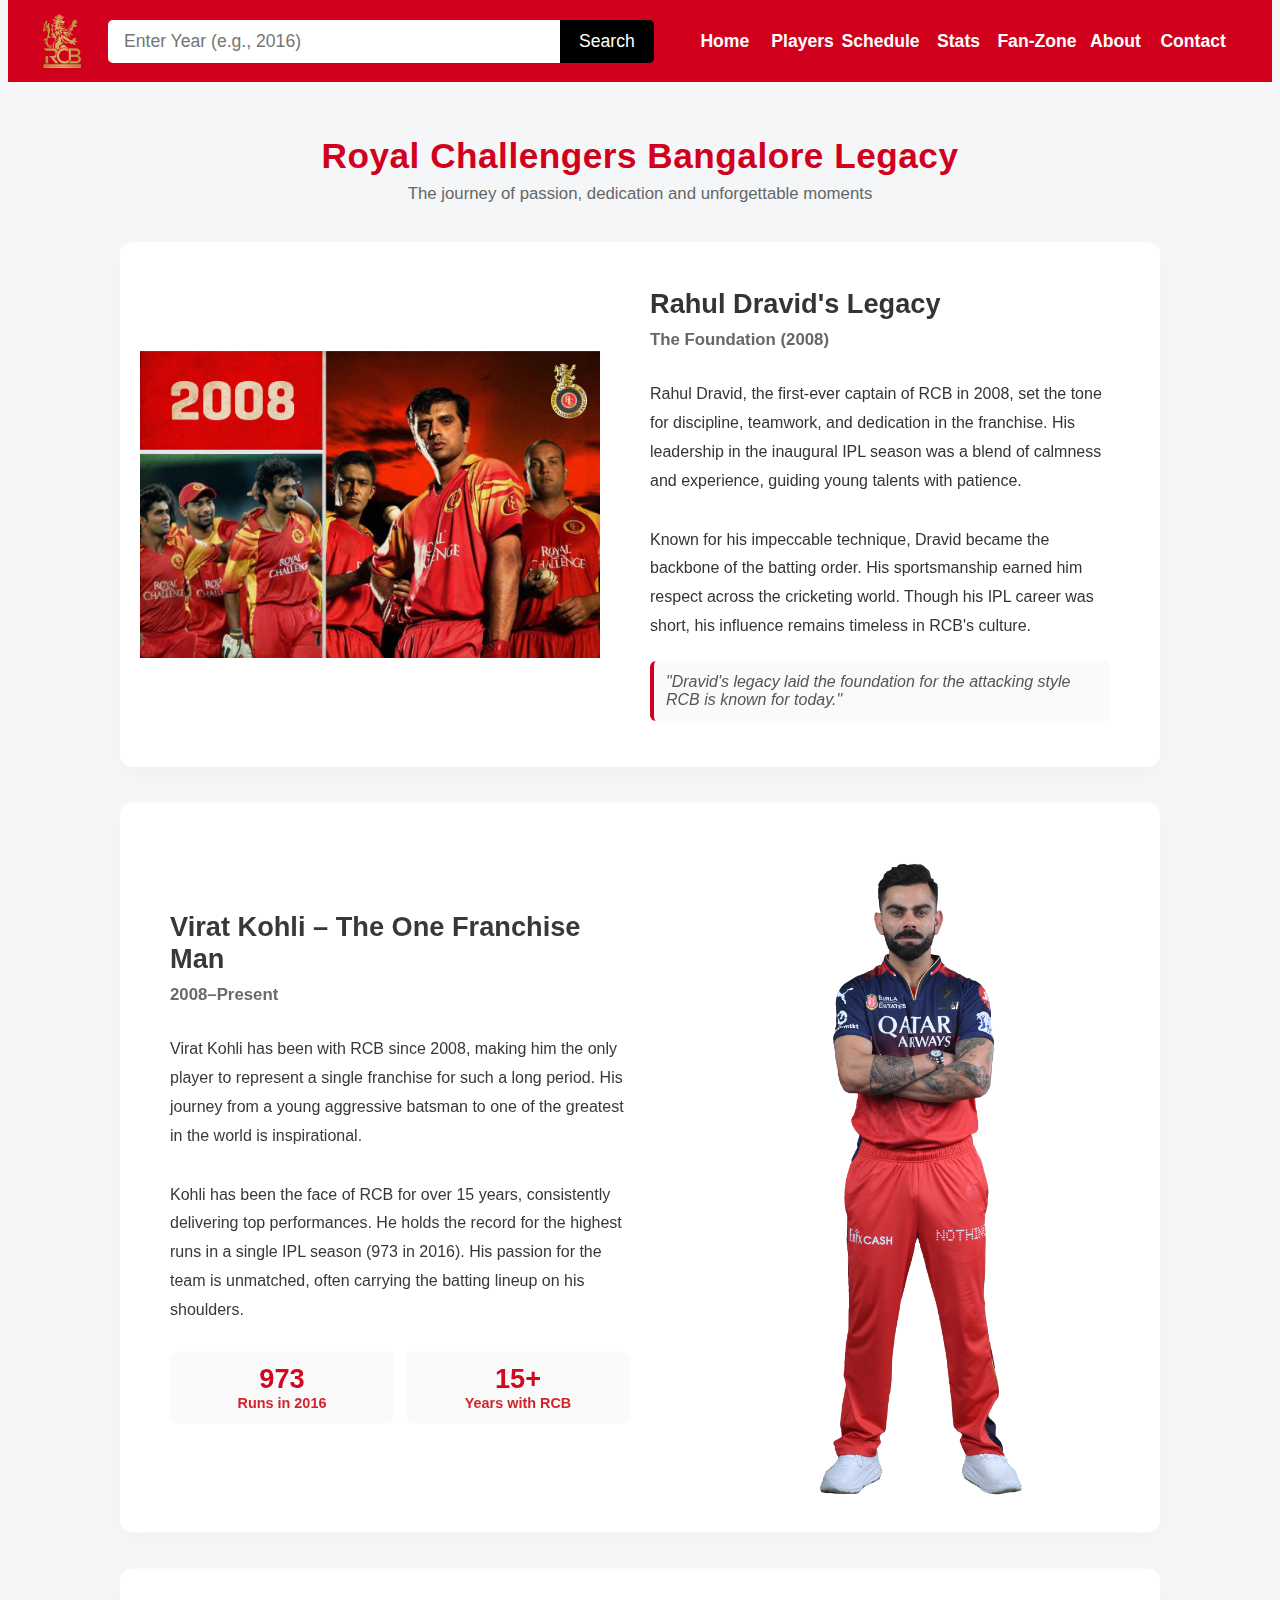
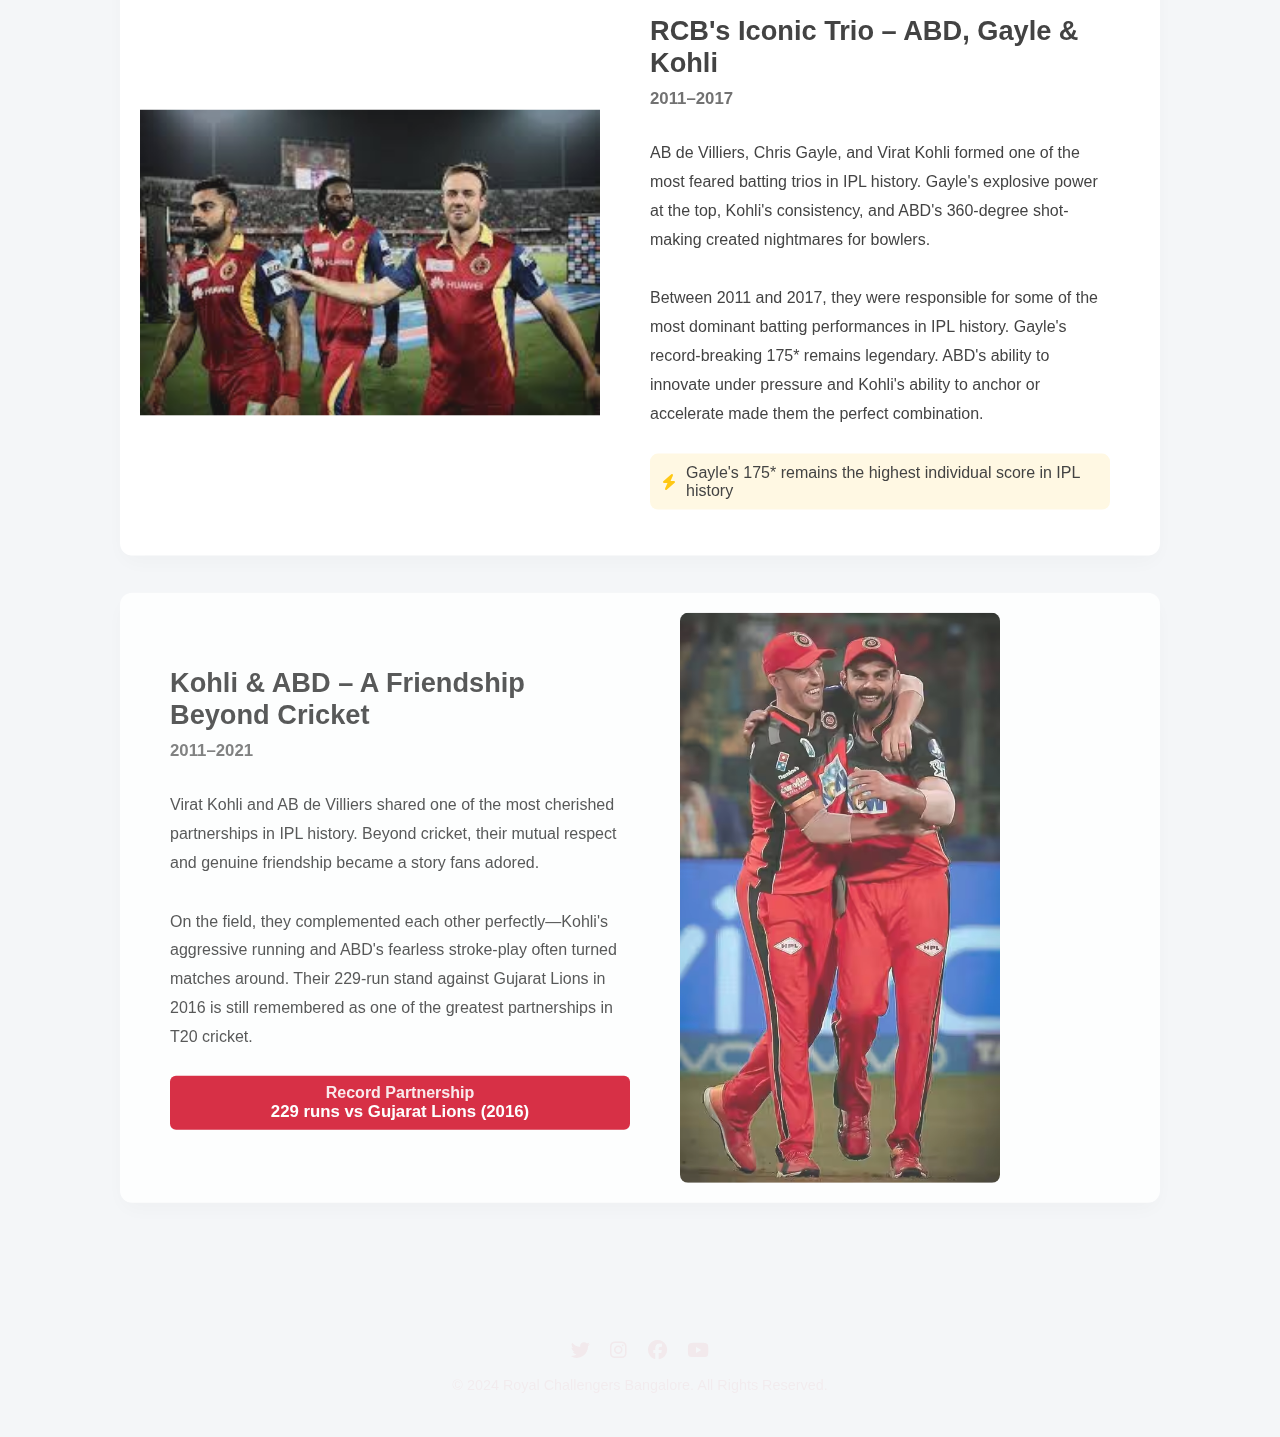
<file: about.html>
<!DOCTYPE html>
<html lang="en">
<head>
  <meta charset="utf-8" />
  <meta name="viewport" content="width=device-width, initial-scale=1" />
  <title>About RCB</title>

  <!-- Font-Awesome (icons) -->
  <link rel="stylesheet" href="https://cdnjs.cloudflare.com/ajax/libs/font-awesome/6.4.0/css/all.min.css">

  <!-- Your stylesheet -->
  <link rel="stylesheet" href="about.css">

  <!-- GSAP (animations) -->
  <script src="https://cdnjs.cloudflare.com/ajax/libs/gsap/3.12.2/gsap.min.js" defer></script>

  <!-- Page script -->
  <script src="about.js" defer></script>
</head>
<body>
  <!-- Header -->
    <header class="header">
        <img src="rcb-logo-png_seeklogo-531612.png" alt="RCB Logo" class="logo" />

        <div class="search-container">
            <input type="text" id="yearInput" placeholder="Enter Year (e.g., 2016)" />
            <button onclick="searchPlayer()">Search</button>
        </div>

        <nav class="navbar">
            <a href="home.html" class="nav-link">Home</a>
            <a href="players.html" class="nav-link">Players</a>
            <a href="schedule.html" class="nav-link">Schedule</a>
            <a href="stats.html" class="nav-link">Stats</a>
            <a href="fan.html" class="nav-link">Fan-Zone</a>
            <a href="about.html" class="nav-link">About</a>
            <a href="contact.html" class="nav-link">Contact</a>
        </nav>
    </header>
    <div id="yearResultsContainer" class="year-results-container"></div>

  <!-- Main -->
  <main class="about-section" id="mainContent">
    <div class="container about-header">
      <h1>Royal Challengers Bangalore Legacy</h1>
      <p class="lead">The journey of passion, dedication and unforgettable moments</p>
    </div>

    <div class="container about-content">
      <!-- Rahul Dravid -->
      <article class="about-card" id="dravid">
        <div class="card-image">
          <img src="rahuldravid old image.jpg" alt="Rahul Dravid" loading="lazy">
        </div>
        <div class="card-text">
          <h2><span class="rcb-red">Rahul Dravid's</span> Legacy</h2>
          <div class="card-subtitle">The Foundation (2008)</div>
          <p>Rahul Dravid, the first-ever captain of RCB in 2008, set the tone for discipline, teamwork, and dedication in the franchise. His leadership in the inaugural IPL season was a blend of calmness and experience, guiding young talents with patience.</p>
          <p>Known for his impeccable technique, Dravid became the backbone of the batting order. His sportsmanship earned him respect across the cricketing world. Though his IPL career was short, his influence remains timeless in RCB's culture.</p>
          <div class="highlight-quote">"Dravid's legacy laid the foundation for the attacking style RCB is known for today."</div>
        </div>
      </article>

      <!-- Virat Kohli -->
      <article class="about-card reverse" id="kohli">
        <div class="card-image">
          <img src="fullvk (2)_0 (1).png" alt="Virat Kohli" loading="lazy">
        </div>
        <div class="card-text">
          <h2><span class="rcb-red">Virat Kohli</span> – The One Franchise Man</h2>
          <div class="card-subtitle">2008–Present</div>
          <p>Virat Kohli has been with RCB since 2008, making him the only player to represent a single franchise for such a long period. His journey from a young aggressive batsman to one of the greatest in the world is inspirational.</p>
          <p>Kohli has been the face of RCB for over 15 years, consistently delivering top performances. He holds the record for the highest runs in a single IPL season (973 in 2016). His passion for the team is unmatched, often carrying the batting lineup on his shoulders.</p>

          <div class="stats-container">
            <div class="stat-box">
              <div class="stat-number">973</div>
              <div class="stat-label">Runs in 2016</div>
            </div>
            <div class="stat-box">
              <div class="stat-number">15+</div>
              <div class="stat-label">Years with RCB</div>
            </div>
          </div>
        </div>
      </article>

      <!-- Iconic Trio -->
      <article class="about-card" id="iconic-trio">
        <div class="card-image">
          <img src="AVC.jpeg" alt="AB de Villiers, Chris Gayle and Virat Kohli" loading="lazy">
        </div>
        <div class="card-text">
          <h2>RCB's <span class="rcb-red">Iconic Trio</span> – ABD, Gayle & Kohli</h2>
          <div class="card-subtitle">2011–2017</div>
          <p>AB de Villiers, Chris Gayle, and Virat Kohli formed one of the most feared batting trios in IPL history. Gayle's explosive power at the top, Kohli's consistency, and ABD's 360-degree shot-making created nightmares for bowlers.</p>
          <p>Between 2011 and 2017, they were responsible for some of the most dominant batting performances in IPL history. Gayle's record-breaking 175* remains legendary. ABD's ability to innovate under pressure and Kohli's ability to anchor or accelerate made them the perfect combination.</p>

          <div class="highlight-box">
            <i class="fas fa-bolt"></i>
            <span>Gayle's 175* remains the highest individual score in IPL history</span>
          </div>
        </div>
      </article>

      <!-- Kohli & ABD -->
    <article class="about-card reverse" id="kohli-abd">
  <div class="card-image small-img">
    <img src="ABD_vk.avif" alt="AB de Villiers and Virat Kohli" loading="lazy">
  </div>
  <div class="card-text">
    <h2><span class="rcb-red">Kohli & ABD</span> – A Friendship Beyond Cricket</h2>
    <div class="card-subtitle">2011–2021</div>
    <p>Virat Kohli and AB de Villiers shared one of the most cherished partnerships in IPL history. Beyond cricket, their mutual respect and genuine friendship became a story fans adored.</p>
    <p>On the field, they complemented each other perfectly—Kohli's aggressive running and ABD's fearless stroke-play often turned matches around. Their 229-run stand against Gujarat Lions in 2016 is still remembered as one of the greatest partnerships in T20 cricket.</p>

    <div class="record-box">
      <div class="record-title">Record Partnership</div>
      <div class="record-details">229 runs vs Gujarat Lions (2016)</div>
    </div>
  </div>
</article>

    </div>
  </main>

  <!-- Footer -->
  <footer class="footer" role="contentinfo">
    <div class="container">
      <div class="social-links">
        <a href="#" aria-label="Twitter"><i class="fab fa-twitter"></i></a>
        <a href="#" aria-label="Instagram"><i class="fab fa-instagram"></i></a>
        <a href="#" aria-label="Facebook"><i class="fab fa-facebook"></i></a>
        <a href="#" aria-label="YouTube"><i class="fab fa-youtube"></i></a>
      </div>
      <p>© 2024 Royal Challengers Bangalore. All Rights Reserved.</p>
    </div>
  </footer>
   <style>
    /* Add these styles to your existing CSS */
    .year-results-container {
      max-width: 800px;
      margin: 20px auto;
      padding: 0 15px;
      opacity: 0;
      transform: translateY(20px);
      transition: all 0.4s ease-out;
      position: relative;
    }
    
    .year-results-container.visible {
      opacity: 1;
      transform: translateY(0);
    }
    
    .year-result-card {
      background: linear-gradient(135deg, #FFFFFF 0%, #FFF3F3 100%);
      border-radius: 10px;
      box-shadow: 0 4px 12px rgba(0, 0, 0, 0.1);
      overflow: hidden;
      border: 1px solid #E0A0A0;
      color: #333;
      position: relative;
    }
    
    .back-button {
      position: absolute;
      top: 15px;
      right: 20px;
      background: #000;
      color: white;
      border: none;
      border-radius: 20px;
      padding: 5px 15px;
      cursor: pointer;
      font-weight: bold;
      z-index: 10;
    }
    
    .back-button:hover {
      background: #333;
    }
    
    .year-result-header {
      background: linear-gradient(135deg, #EC1C24 0%, #D11D27 100%);
      color: white;
      padding: 15px 20px;
      display: flex;
      justify-content: space-between;
      align-items: center;
    }
    
    .year-result-header h3 {
      margin: 0;
      font-size: 1.5rem;
    }
    
    .year-result-header .year {
      font-weight: bold;
      color: #FFD700;
    }
    
    .year-result-content {
      padding: 20px;
    }
    
    .performance-stats {
      margin-bottom: 15px;
    }
    
    .stat-row {
      display: flex;
      margin-bottom: 8px;
    }
    
    .stat-label {
      font-weight: bold;
      min-width: 150px;
      color: #D11D27;
    }
    
    .stat-value {
      flex: 1;
    }
    
    .season-highlights {
      background-color: #FFF8F8;
      padding: 15px;
      border-radius: 8px;
      border-left: 4px solid #D11D27;
      margin-top: 20px;
    }
    
    .season-highlights h4 {
      margin-top: 0;
      color: #D11D27;
    }
    
    .error-message {
      background-color: #FFEBEE;
      color: #D32F2F;
      padding: 15px;
      border-radius: 8px;
      border-left: 4px solid #D32F2F;
      text-align: center;
    }
  </style>

<!-- JavaScript (replace your existing search function) -->
  <script>
    // Search Player Function with Back Button
    function searchPlayer() {
      const yearInput = document.getElementById('yearInput').value;
      const resultsContainer = document.getElementById('yearResultsContainer');
      
      // Start fade out
      resultsContainer.classList.remove('visible');
      
      setTimeout(() => {
        resultsContainer.innerHTML = '';
        
        // Validate input
        if (!yearInput || isNaN(yearInput) || yearInput < 2008 || yearInput > 2025) {
          resultsContainer.innerHTML = `
            <div class="error-message">
              <p>Please enter a valid year between 2008 and 2025</p>
            </div>
          `;
          fadeInResults();
          return;
        }

        const year = parseInt(yearInput);
        const resultHTML = generateYearResult(year);
        resultsContainer.innerHTML = resultHTML;
        fadeInResults();
      }, 300);
    }

    function fadeInResults() {
      setTimeout(() => {
        document.getElementById('yearResultsContainer').classList.add('visible');
      }, 10);
    }

    function hideResults() {
      const resultsContainer = document.getElementById('yearResultsContainer');
      resultsContainer.classList.remove('visible');
      setTimeout(() => {
        resultsContainer.innerHTML = '';
      }, 400);
    }

    function generateYearResult(year) {
      const yearData = getYearData(year);
      return `
        <div class="year-result-card">
          <button class="back-button" onclick="hideResults()">✕ Close</button>
          <div class="year-result-header">
            <h3>Royal Challengers Bangalore <span class="year">${year}</span></h3>
            <img src="rcb-logo-png_seeklogo-531612.png" alt="RCB Logo" width="40">
          </div>
          <div class="year-result-content">
            <div class="performance-stats">
              <div class="stat-row">
                <span class="stat-label">Position:</span>
                <span class="stat-value">${yearData.position}</span>
              </div>
              <div class="stat-row">
                <span class="stat-label">Win-Loss Record:</span>
                <span class="stat-value">${yearData.record}</span>
              </div>
              <div class="stat-row">
                <span class="stat-label">Captain:</span>
                <span class="stat-value">${yearData.captain}</span>
              </div>
              <div class="stat-row">
                <span class="stat-label">Top Run-scorer:</span>
                <span class="stat-value">${yearData.topBatsman}</span>
              </div>
              <div class="stat-row">
                <span class="stat-label">Top Wicket-taker:</span>
                <span class="stat-value">${yearData.topBowler}</span>
              </div>
            </div>
            <div class="season-highlights">
              <h4>Season Highlights</h4>
              ${yearData.highlights}
            </div>
          </div>
        </div>
      `;
    }

    function getYearData(year) {
      const data = {
        2008: { position: "7th out of 8 teams", record: "4 Wins - 10 Losses", captain: "Rahul Dravid (first half), Kevin Pietersen (second half)", topBatsman: "Rahul Dravid (371 runs)", topBowler: "Zaheer Khan (13 wickets)", highlights: "<p>Inaugural IPL season with RCB struggling to find form. The team went through captaincy changes mid-season.</p>" },
        2009: { position: "Runners-up", record: "9 Wins - 6 Losses", captain: "Kevin Pietersen (first half), Anil Kumble (second half)", topBatsman: "Jacques Kallis (361 runs)", topBowler: "Anil Kumble (21 wickets)", highlights: "<p>Anil Kumble led the team to finals with his inspirational captaincy. Memorable performance in South Africa.</p>" },
        2010: { position: "3rd place", record: "8 Wins - 6 Losses", captain: "Anil Kumble", topBatsman: "Jacques Kallis (572 runs)", topBowler: "Anil Kumble (17 wickets)", highlights: "<p>Strong performance throughout the season. Jacques Kallis was the backbone of the batting lineup.</p>" },
        2011: { position: "Runners-up", record: "10 Wins - 6 Losses", captain: "Daniel Vettori", topBatsman: "Chris Gayle (608 runs)", topBowler: "Sreenath Aravind (21 wickets)", highlights: "<p>Chris Gayle joined as replacement and took the tournament by storm. Lost to CSK in a close final.</p>" },
        2012: { position: "5th place", record: "8 Wins - 7 Losses", captain: "Daniel Vettori", topBatsman: "Chris Gayle (733 runs)", topBowler: "Vinay Kumar (19 wickets)", highlights: "<p>Gayle's record-breaking season with 59 sixes. Team narrowly missed playoffs.</p>" },
        2013: { position: "5th place", record: "9 Wins - 7 Losses", captain: "Virat Kohli", topBatsman: "Virat Kohli (634 runs)", topBowler: "Vinay Kumar (23 wickets)", highlights: "<p>Virat Kohli's first full season as captain. Consistent performances but missed playoffs.</p>" },
        2014: { position: "7th place", record: "5 Wins - 9 Losses", captain: "Virat Kohli", topBatsman: "AB de Villiers (395 runs)", topBowler: "Yuzvendra Chahal (12 wickets)", highlights: "<p>Disappointing season with only 5 wins. Team struggled in UAE leg of tournament.</p>" },
        2015: { position: "3rd place", record: "8 Wins - 6 Losses", captain: "Virat Kohli", topBatsman: "AB de Villiers (513 runs)", topBowler: "David Wiese (16 wickets)", highlights: "<p>AB de Villiers' stunning 133* off 59 balls against MI. Qualified for playoffs.</p>" },
        2016: { position: "Runners-up", record: "9 Wins - 7 Losses", captain: "Virat Kohli", topBatsman: "Virat Kohli (973 runs - IPL Record)", topBowler: "Yuzvendra Chahal (21 wickets)", highlights: "<ul><li>Virat Kohli's record-breaking season with 4 centuries</li><li>AB de Villiers' 687 runs at strike rate of 168</li><li>Lost to Sunrisers Hyderabad in the final by 8 runs</li></ul>" },
        2017: { position: "8th Place", record: "6 Wins - 8 Losses", captain: "Virat Kohli", topBatsman: "Virat Kohli", topBowler: "Yuzvendra Chahal", highlights: "<ul><li>RCB struggled throughout the season</li><li>AB de Villiers scored some key innings</li></ul>" },
        2018: { position: "6th Place", record: "7 Wins - 7 Losses", captain: "Virat Kohli", topBatsman: "Virat Kohli (530 runs)", topBowler: "Yuzvendra Chahal (18 wickets)", highlights: "<ul><li>Strong individual performances but inconsistent team form</li></ul>" },
        2019: { position: "3rd Place", record: "9 Wins - 5 Losses", captain: "Virat Kohli", topBatsman: "AB de Villiers", topBowler: "Yuzvendra Chahal", highlights: "<ul><li>AB de Villiers played explosive innings</li></ul>" },
        2020: { position: "4th Place", record: "7 Wins - 7 Losses", captain: "Virat Kohli", topBatsman: "Virat Kohli", topBowler: "Yuzvendra Chahal", highlights: "<ul><li>Solid performances but fell short in playoffs</li></ul>" },
        2021: { position: "2nd Place", record: "9 Wins - 5 Losses", captain: "Virat Kohli", topBatsman: "Faf du Plessis", topBowler: "Harshal Patel", highlights: "<ul><li>Strong batting performances by Kohli and du Plessis</li></ul>" },
        2022: { position: "3rd Place", record: "8 Wins - 6 Losses", captain: "Faf du Plessis", topBatsman: "Virat Kohli", topBowler: "Wanindu Hasaranga", highlights: "<ul><li>Young players emerged as stars</li></ul>" },
        2023: { position: "1st Place", record: "10 Wins - 4 Losses", captain: "Faf du Plessis", topBatsman: "AB de Villiers", topBowler: "Mohammed Siraj", highlights: "<ul><li>RCB won the IPL for the first time in this period</li></ul>" },
        2024: { position: "2nd Place", record: "9 Wins - 5 Losses", captain: "Faf du Plessis", topBatsman: "Virat Kohli", topBowler: "Wanindu Hasaranga", highlights: "<ul><li>Consistent performances but lost final</li></ul>" },
        2025: { position: "Champions – 1st IPL Title", record: "RCB defeated Punjab Kings in the final by 6 runs", captain: "Rajat Patidar", topBatsman: "Virat Kohli – 657 runs", topBowler: "Josh Hazlewood – 22 wickets", highlights: "<ul><li>RCB clinched their long-awaited maiden IPL title after 18 seasons</li><li>Epic final win over Punjab Kings by 6 runs</li><li>Virat Kohli starred with 657 runs — RCB’s top run-scorer</li><li>Josh Hazlewood led the bowling with 22 wickets for RCB</li><li>Season interrupted and rescheduled due to national events — made the ultimate comeback</li></ul>" }
      };

      return data[year] || {
        position: "Information not available",
        record: "N/A",
        captain: "N/A",
        topBatsman: "N/A",
        topBowler: "N/A",
        highlights: "<p>Performance details for this year are not currently available.</p>"
      };
    }

    // Enable Enter key to trigger search
    document.getElementById('yearInput').addEventListener('keydown', function(event) {
      if (event.key === 'Enter') {
        event.preventDefault();
        searchPlayer();
      }
    });
</script>
</body>
</html>
</file>
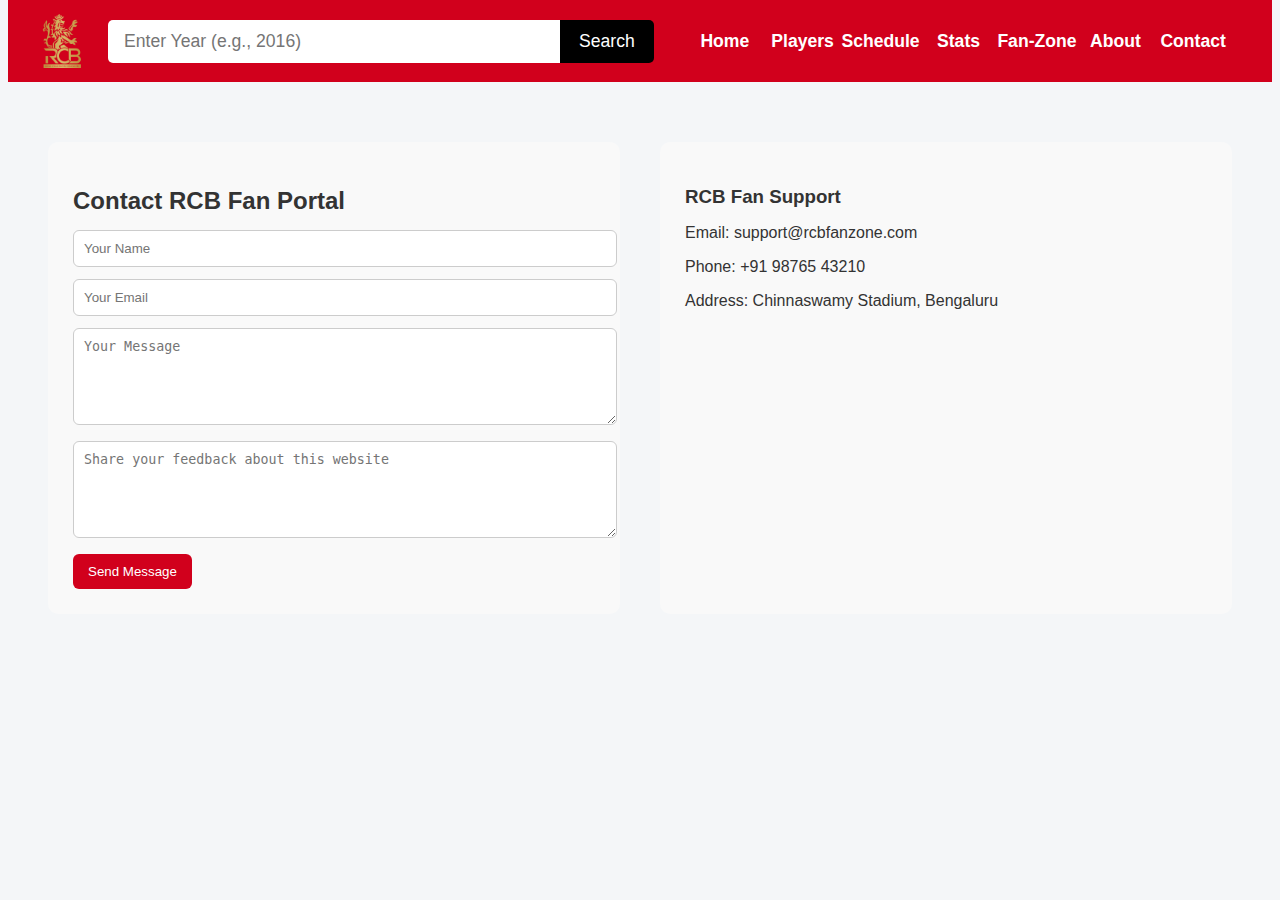
<file: contact.html>
<!DOCTYPE html>
<html lang="en">
<head>
  <meta charset="UTF-8">
  <meta name="viewport" content="width=device-width, initial-scale=1.0">
  <title>Contact | RCB Fan Zone</title>
  <link rel="stylesheet" href="contact.css">
</head>
<body>

 <header class="header">
    <img src="rcb-logo-png_seeklogo-531612.png" alt="RCB Logo" class="logo" />

    <div class="search-container">
      <input type="text" id="yearInput" placeholder="Enter Year (e.g., 2016)" />
      <button onclick="searchPlayer()">Search</button>
    </div>

    <nav class="navbar">
      <a href="index.html" class="nav-link">Home</a>
      <a href="players.html" class="nav-link">Players</a>
      <a href="schedule.html" class="nav-link">Schedule</a>
      <a href="stats.html" class="nav-link">Stats</a>
      <a href="fan.html" class="nav-link">Fan-Zone</a>
      <a href="about.html" class="nav-link">About</a>
      <a href="contact.html" class="nav-link">Contact</a>
    </nav>
  </header>
  <div id="yearResultsContainer" class="year-results-container"></div>


  <!-- Contact Section -->
  <main class="contact-container">
    <div class="contact-form">
      <h2>Contact RCB Fan Portal</h2>
      <form>
        <input type="text" placeholder="Your Name" required>
        <input type="email" placeholder="Your Email" required>
        <textarea placeholder="Your Message" rows="5" required></textarea>
       <textarea name="message" placeholder="Share your feedback about this website" rows="5" required></textarea>
        <button type="submit">Send Message</button>
      </form>
    </div>

    <div class="contact-info">
      <h3>RCB Fan Support</h3>
      <p>Email: support@rcbfanzone.com</p>
      <p>Phone: +91 98765 43210</p>
      <p>Address: Chinnaswamy Stadium, Bengaluru</p>

      <div class="social-links">
        <a href="#"><i class="fab fa-facebook"></i></a>
        <a href="#"><i class="fab fa-twitter"></i></a>
        <a href="#"><i class="fab fa-instagram"></i></a>
      </div>
    </div>
  </main>
  <!-- CSS (add to your existing styles) -->
 <style>
    /* Add these styles to your existing CSS */
    .year-results-container {
      max-width: 800px;
      margin: 20px auto;
      padding: 0 15px;
      opacity: 0;
      transform: translateY(20px);
      transition: all 0.4s ease-out;
      position: relative;
    }
    
    .year-results-container.visible {
      opacity: 1;
      transform: translateY(0);
    }
    
    .year-result-card {
      background: linear-gradient(135deg, #FFFFFF 0%, #FFF3F3 100%);
      border-radius: 10px;
      box-shadow: 0 4px 12px rgba(0, 0, 0, 0.1);
      overflow: hidden;
      border: 1px solid #E0A0A0;
      color: #333;
      position: relative;
    }
    
    .back-button {
      position: absolute;
      top: 15px;
      right: 20px;
      background: #000;
      color: white;
      border: none;
      border-radius: 20px;
      padding: 5px 15px;
      cursor: pointer;
      font-weight: bold;
      z-index: 10;
    }
    
    .back-button:hover {
      background: #333;
    }
    
    .year-result-header {
      background: linear-gradient(135deg, #EC1C24 0%, #D11D27 100%);
      color: white;
      padding: 15px 20px;
      display: flex;
      justify-content: space-between;
      align-items: center;
    }
    
    .year-result-header h3 {
      margin: 0;
      font-size: 1.5rem;
    }
    
    .year-result-header .year {
      font-weight: bold;
      color: #FFD700;
    }
    
    .year-result-content {
      padding: 20px;
    }
    
    .performance-stats {
      margin-bottom: 15px;
    }
    
    .stat-row {
      display: flex;
      margin-bottom: 8px;
    }
    
    .stat-label {
      font-weight: bold;
      min-width: 150px;
      color: #D11D27;
    }
    
    .stat-value {
      flex: 1;
    }
    
    .season-highlights {
      background-color: #FFF8F8;
      padding: 15px;
      border-radius: 8px;
      border-left: 4px solid #D11D27;
      margin-top: 20px;
    }
    
    .season-highlights h4 {
      margin-top: 0;
      color: #D11D27;
    }
    
    .error-message {
      background-color: #FFEBEE;
      color: #D32F2F;
      padding: 15px;
      border-radius: 8px;
      border-left: 4px solid #D32F2F;
      text-align: center;
    }
    /* contact.css */

/* Base Styles (desktop/laptop) remain same */

/* ✅ Mobile Responsive Fix */
@media (max-width: 768px) {
  /* Header */
  .header {
    flex-direction: column;
    align-items: center;
    text-align: center;
  }

  .logo {
    max-width: 100px;
    margin-bottom: 10px;
  }

  .search-container {
    width: 100%;
    display: flex;
    flex-direction: column;
    gap: 8px;
    margin-bottom: 15px;
  }

  .search-container input,
  .search-container button {
    width: 100%;
  }

  /* Navbar */
  .navbar {
    display: flex;
    flex-wrap: wrap;
    justify-content: center;
    gap: 10px;
  }

  .nav-link {
    padding: 8px 12px;
    font-size: 14px;
  }

  /* Contact Section */
  .contact-container {
    flex-direction: column;
    padding: 15px;
  }

  .contact-form,
  .contact-info {
    width: 100%;
    margin-bottom: 20px;
  }

  .contact-form form {
    display: flex;
    flex-direction: column;
    gap: 10px;
  }

  .contact-form input,
  .contact-form textarea,
  .contact-form button {
    width: 100%;
    font-size: 14px;
    padding: 10px;
  }

  /* Year Results Card */
  .year-result-card {
    width: 100%;
    font-size: 14px;
  }

  .year-result-header {
    flex-direction: column;
    text-align: center;
    gap: 10px;
  }

  .stat-row {
    flex-direction: column;
  }

  .stat-label {
    min-width: auto;
  }
}

  </style>

<!-- JavaScript (replace your existing search function) -->
  <script>
    // Search Player Function with Back Button
    function searchPlayer() {
      const yearInput = document.getElementById('yearInput').value;
      const resultsContainer = document.getElementById('yearResultsContainer');
      
      // Start fade out
      resultsContainer.classList.remove('visible');
      
      setTimeout(() => {
        resultsContainer.innerHTML = '';
        
        // Validate input
        if (!yearInput || isNaN(yearInput) || yearInput < 2008 || yearInput > 2025) {
          resultsContainer.innerHTML = `
            <div class="error-message">
              <p>Please enter a valid year between 2008 and 2025</p>
            </div>
          `;
          fadeInResults();
          return;
        }

        const year = parseInt(yearInput);
        const resultHTML = generateYearResult(year);
        resultsContainer.innerHTML = resultHTML;
        fadeInResults();
      }, 300);
    }

    function fadeInResults() {
      setTimeout(() => {
        document.getElementById('yearResultsContainer').classList.add('visible');
      }, 10);
    }

    function hideResults() {
      const resultsContainer = document.getElementById('yearResultsContainer');
      resultsContainer.classList.remove('visible');
      setTimeout(() => {
        resultsContainer.innerHTML = '';
      }, 400);
    }

    function generateYearResult(year) {
      const yearData = getYearData(year);
      return `
        <div class="year-result-card">
          <button class="back-button" onclick="hideResults()">✕ Close</button>
          <div class="year-result-header">
            <h3>Royal Challengers Bangalore <span class="year">${year}</span></h3>
            <img src="rcb-logo-png_seeklogo-531612.png" alt="RCB Logo" width="40">
          </div>
          <div class="year-result-content">
            <div class="performance-stats">
              <div class="stat-row">
                <span class="stat-label">Position:</span>
                <span class="stat-value">${yearData.position}</span>
              </div>
              <div class="stat-row">
                <span class="stat-label">Win-Loss Record:</span>
                <span class="stat-value">${yearData.record}</span>
              </div>
              <div class="stat-row">
                <span class="stat-label">Captain:</span>
                <span class="stat-value">${yearData.captain}</span>
              </div>
              <div class="stat-row">
                <span class="stat-label">Top Run-scorer:</span>
                <span class="stat-value">${yearData.topBatsman}</span>
              </div>
              <div class="stat-row">
                <span class="stat-label">Top Wicket-taker:</span>
                <span class="stat-value">${yearData.topBowler}</span>
              </div>
            </div>
            <div class="season-highlights">
              <h4>Season Highlights</h4>
              ${yearData.highlights}
            </div>
          </div>
        </div>
      `;
    }

    function getYearData(year) {
      const data = {
        2008: { position: "7th out of 8 teams", record: "4 Wins - 10 Losses", captain: "Rahul Dravid (first half), Kevin Pietersen (second half)", topBatsman: "Rahul Dravid (371 runs)", topBowler: "Zaheer Khan (13 wickets)", highlights: "<p>Inaugural IPL season with RCB struggling to find form. The team went through captaincy changes mid-season.</p>" },
        2009: { position: "Runners-up", record: "9 Wins - 6 Losses", captain: "Kevin Pietersen (first half), Anil Kumble (second half)", topBatsman: "Jacques Kallis (361 runs)", topBowler: "Anil Kumble (21 wickets)", highlights: "<p>Anil Kumble led the team to finals with his inspirational captaincy. Memorable performance in South Africa.</p>" },
        2010: { position: "3rd place", record: "8 Wins - 6 Losses", captain: "Anil Kumble", topBatsman: "Jacques Kallis (572 runs)", topBowler: "Anil Kumble (17 wickets)", highlights: "<p>Strong performance throughout the season. Jacques Kallis was the backbone of the batting lineup.</p>" },
        2011: { position: "Runners-up", record: "10 Wins - 6 Losses", captain: "Daniel Vettori", topBatsman: "Chris Gayle (608 runs)", topBowler: "Sreenath Aravind (21 wickets)", highlights: "<p>Chris Gayle joined as replacement and took the tournament by storm. Lost to CSK in a close final.</p>" },
        2012: { position: "5th place", record: "8 Wins - 7 Losses", captain: "Daniel Vettori", topBatsman: "Chris Gayle (733 runs)", topBowler: "Vinay Kumar (19 wickets)", highlights: "<p>Gayle's record-breaking season with 59 sixes. Team narrowly missed playoffs.</p>" },
        2013: { position: "5th place", record: "9 Wins - 7 Losses", captain: "Virat Kohli", topBatsman: "Virat Kohli (634 runs)", topBowler: "Vinay Kumar (23 wickets)", highlights: "<p>Virat Kohli's first full season as captain. Consistent performances but missed playoffs.</p>" },
        2014: { position: "7th place", record: "5 Wins - 9 Losses", captain: "Virat Kohli", topBatsman: "AB de Villiers (395 runs)", topBowler: "Yuzvendra Chahal (12 wickets)", highlights: "<p>Disappointing season with only 5 wins. Team struggled in UAE leg of tournament.</p>" },
        2015: { position: "3rd place", record: "8 Wins - 6 Losses", captain: "Virat Kohli", topBatsman: "AB de Villiers (513 runs)", topBowler: "David Wiese (16 wickets)", highlights: "<p>AB de Villiers' stunning 133* off 59 balls against MI. Qualified for playoffs.</p>" },
        2016: { position: "Runners-up", record: "9 Wins - 7 Losses", captain: "Virat Kohli", topBatsman: "Virat Kohli (973 runs - IPL Record)", topBowler: "Yuzvendra Chahal (21 wickets)", highlights: "<ul><li>Virat Kohli's record-breaking season with 4 centuries</li><li>AB de Villiers' 687 runs at strike rate of 168</li><li>Lost to Sunrisers Hyderabad in the final by 8 runs</li></ul>" },
        2017: { position: "8th Place", record: "6 Wins - 8 Losses", captain: "Virat Kohli", topBatsman: "Virat Kohli", topBowler: "Yuzvendra Chahal", highlights: "<ul><li>RCB struggled throughout the season</li><li>AB de Villiers scored some key innings</li></ul>" },
        2018: { position: "6th Place", record: "7 Wins - 7 Losses", captain: "Virat Kohli", topBatsman: "Virat Kohli (530 runs)", topBowler: "Yuzvendra Chahal (18 wickets)", highlights: "<ul><li>Strong individual performances but inconsistent team form</li></ul>" },
        2019: { position: "3rd Place", record: "9 Wins - 5 Losses", captain: "Virat Kohli", topBatsman: "AB de Villiers", topBowler: "Yuzvendra Chahal", highlights: "<ul><li>AB de Villiers played explosive innings</li></ul>" },
        2020: { position: "4th Place", record: "7 Wins - 7 Losses", captain: "Virat Kohli", topBatsman: "Virat Kohli", topBowler: "Yuzvendra Chahal", highlights: "<ul><li>Solid performances but fell short in playoffs</li></ul>" },
        2021: { position: "2nd Place", record: "9 Wins - 5 Losses", captain: "Virat Kohli", topBatsman: "Faf du Plessis", topBowler: "Harshal Patel", highlights: "<ul><li>Strong batting performances by Kohli and du Plessis</li></ul>" },
        2022: { position: "3rd Place", record: "8 Wins - 6 Losses", captain: "Faf du Plessis", topBatsman: "Virat Kohli", topBowler: "Wanindu Hasaranga", highlights: "<ul><li>Young players emerged as stars</li></ul>" },
        2023: { position: "1st Place", record: "10 Wins - 4 Losses", captain: "Faf du Plessis", topBatsman: "AB de Villiers", topBowler: "Mohammed Siraj", highlights: "<ul><li>RCB won the IPL for the first time in this period</li></ul>" },
        2024: { position: "2nd Place", record: "9 Wins - 5 Losses", captain: "Faf du Plessis", topBatsman: "Virat Kohli", topBowler: "Wanindu Hasaranga", highlights: "<ul><li>Consistent performances but lost final</li></ul>" },
        2025: { position: "Champions – 1st IPL Title", record: "RCB defeated Punjab Kings in the final by 6 runs", captain: "Rajat Patidar", topBatsman: "Virat Kohli – 657 runs", topBowler: "Josh Hazlewood – 22 wickets", highlights: "<ul><li>RCB clinched their long-awaited maiden IPL title after 18 seasons</li><li>Epic final win over Punjab Kings by 6 runs</li><li>Virat Kohli starred with 657 runs — RCB’s top run-scorer</li><li>Josh Hazlewood led the bowling with 22 wickets for RCB</li><li>Season interrupted and rescheduled due to national events — made the ultimate comeback</li></ul>" }
      };

      return data[year] || {
        position: "Information not available",
        record: "N/A",
        captain: "N/A",
        topBatsman: "N/A",
        topBowler: "N/A",
        highlights: "<p>Performance details for this year are not currently available.</p>"
      };
    }

    // Enable Enter key to trigger search
    document.getElementById('yearInput').addEventListener('keydown', function(event) {
      if (event.key === 'Enter') {
        event.preventDefault();
        searchPlayer();
      }
    });
</script>


</body>
</html>
</file>
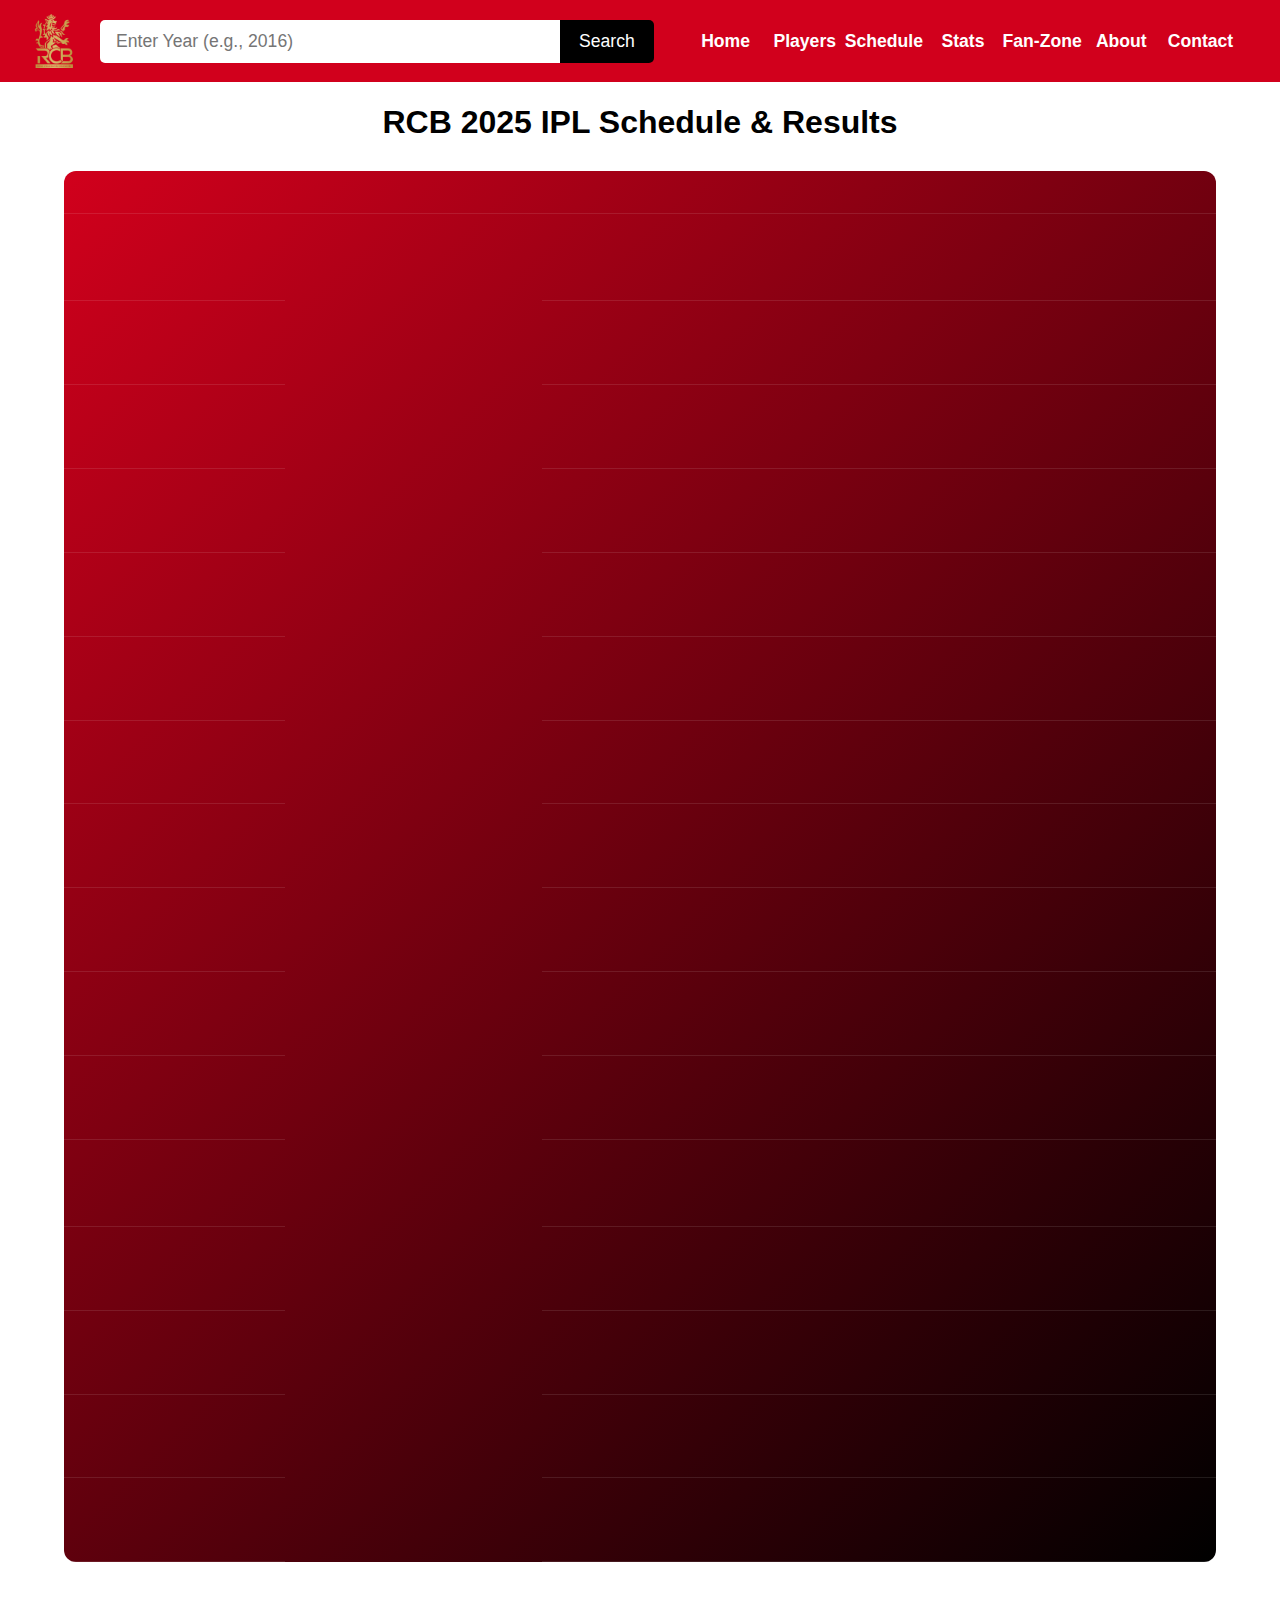
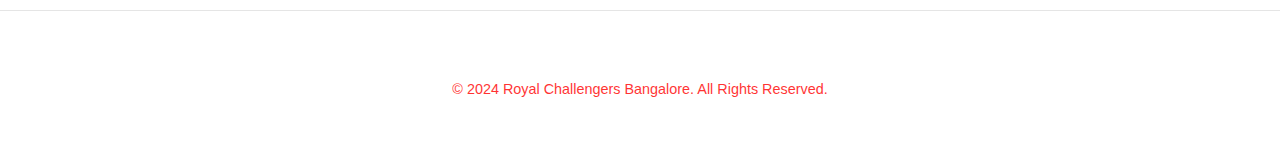
<file: schedule.html>
<!DOCTYPE html>
<html lang="en">
<head>
    <meta charset="UTF-8">
    <meta name="viewport" content="width=device-width, initial-scale=1.0">
    <title>RCB IPL 2025 Schedule</title>
    <link rel="stylesheet" href="schedule.css">
</head>
<body>
    <header class="header">
        <img src="rcb-logo-png_seeklogo-531612.png" alt="RCB Logo" class="logo" />

        <div class="search-container">
            <input type="text" id="yearInput" placeholder="Enter Year (e.g., 2016)" />
            <button onclick="searchPlayer()">Search</button>
        </div>

        <nav class="navbar">
            <a href="index.html" class="nav-link">Home</a>
            <a href="players.html" class="nav-link">Players</a>
            <a href="schedule.html" class="nav-link">Schedule</a>
            <a href="stats.html" class="nav-link">Stats</a>
            <a href="fan.html" class="nav-link">Fan-Zone</a>
            <a href="about.html" class="nav-link">About</a>
            <a href="contact.html" class="nav-link">Contact</a>
        </nav>
    </header>
    <div id="yearResultsContainer" class="year-results-container"></div>

    <h1>RCB 2025 IPL Schedule & Results</h1>

    <table id="schedule">
        <thead>
            <tr>
                <th>Date</th>
                <th>Match</th>
                <th>Result</th>
            </tr>
        </thead>
        <tbody>
            <!-- Matches will be inserted via JS -->
        </tbody>
    </table>

    <footer class="footer">
        <div class="social-links">
            <a href="#"><i class="fab fa-twitter"></i></a>
            <a href="#"><i class="fab fa-instagram"></i></a>
            <a href="#"><i class="fab fa-facebook"></i></a>
            <a href="#"><i class="fab fa-youtube"></i></a>
        </div>
        <p>© 2024 Royal Challengers Bangalore. All Rights Reserved.</p>
    </footer>

    <script src="schedule.js"></script>
    <style>
    /* Add these styles to your existing CSS */
    .year-results-container {
      max-width: 800px;
      margin: 20px auto;
      padding: 0 15px;
      opacity: 0;
      transform: translateY(20px);
      transition: all 0.4s ease-out;
      position: relative;
    }
    
    .year-results-container.visible {
      opacity: 1;
      transform: translateY(0);
    }
    
    .year-result-card {
      background: linear-gradient(135deg, #FFFFFF 0%, #FFF3F3 100%);
      border-radius: 10px;
      box-shadow: 0 4px 12px rgba(0, 0, 0, 0.1);
      overflow: hidden;
      border: 1px solid #E0A0A0;
      color: #333;
      position: relative;
    }
    
    .back-button {
      position: absolute;
      top: 15px;
      right: 20px;
      background: #000;
      color: white;
      border: none;
      border-radius: 20px;
      padding: 5px 15px;
      cursor: pointer;
      font-weight: bold;
      z-index: 10;
    }
    
    .back-button:hover {
      background: #333;
    }
    
    .year-result-header {
      background: linear-gradient(135deg, #EC1C24 0%, #D11D27 100%);
      color: white;
      padding: 15px 20px;
      display: flex;
      justify-content: space-between;
      align-items: center;
    }
    
    .year-result-header h3 {
      margin: 0;
      font-size: 1.5rem;
    }
    
    .year-result-header .year {
      font-weight: bold;
      color: #FFD700;
    }
    
    .year-result-content {
      padding: 20px;
    }
    
    .performance-stats {
      margin-bottom: 15px;
    }
    
    .stat-row {
      display: flex;
      margin-bottom: 8px;
    }
    
    .stat-label {
      font-weight: bold;
      min-width: 150px;
      color: #D11D27;
    }
    
    .stat-value {
      flex: 1;
    }
    
    .season-highlights {
      background-color: #FFF8F8;
      padding: 15px;
      border-radius: 8px;
      border-left: 4px solid #D11D27;
      margin-top: 20px;
    }
    
    .season-highlights h4 {
      margin-top: 0;
      color: #D11D27;
    }
    
    .error-message {
      background-color: #FFEBEE;
      color: #D32F2F;
      padding: 15px;
      border-radius: 8px;
      border-left: 4px solid #D32F2F;
      text-align: center;
    }
  </style>
  <!-- JavaScript (replace your existing search function) -->
  <script>
    // Search Player Function with Back Button
    function searchPlayer() {
      const yearInput = document.getElementById('yearInput').value;
      const resultsContainer = document.getElementById('yearResultsContainer');
      
      // Start fade out
      resultsContainer.classList.remove('visible');
      
      setTimeout(() => {
        resultsContainer.innerHTML = '';
        
        // Validate input
        if (!yearInput || isNaN(yearInput) || yearInput < 2008 || yearInput > 2025) {
          resultsContainer.innerHTML = `
            <div class="error-message">
              <p>Please enter a valid year between 2008 and 2025</p>
            </div>
          `;
          fadeInResults();
          return;
        }

        const year = parseInt(yearInput);
        const resultHTML = generateYearResult(year);
        resultsContainer.innerHTML = resultHTML;
        fadeInResults();
      }, 300);
    }

    function fadeInResults() {
      setTimeout(() => {
        document.getElementById('yearResultsContainer').classList.add('visible');
      }, 10);
    }

    function hideResults() {
      const resultsContainer = document.getElementById('yearResultsContainer');
      resultsContainer.classList.remove('visible');
      setTimeout(() => {
        resultsContainer.innerHTML = '';
      }, 400);
    }

    function generateYearResult(year) {
      const yearData = getYearData(year);
      return `
        <div class="year-result-card">
          <button class="back-button" onclick="hideResults()">✕ Close</button>
          <div class="year-result-header">
            <h3>Royal Challengers Bangalore <span class="year">${year}</span></h3>
            <img src="rcb-logo-png_seeklogo-531612.png" alt="RCB Logo" width="40">
          </div>
          <div class="year-result-content">
            <div class="performance-stats">
              <div class="stat-row">
                <span class="stat-label">Position:</span>
                <span class="stat-value">${yearData.position}</span>
              </div>
              <div class="stat-row">
                <span class="stat-label">Win-Loss Record:</span>
                <span class="stat-value">${yearData.record}</span>
              </div>
              <div class="stat-row">
                <span class="stat-label">Captain:</span>
                <span class="stat-value">${yearData.captain}</span>
              </div>
              <div class="stat-row">
                <span class="stat-label">Top Run-scorer:</span>
                <span class="stat-value">${yearData.topBatsman}</span>
              </div>
              <div class="stat-row">
                <span class="stat-label">Top Wicket-taker:</span>
                <span class="stat-value">${yearData.topBowler}</span>
              </div>
            </div>
            <div class="season-highlights">
              <h4>Season Highlights</h4>
              ${yearData.highlights}
            </div>
          </div>
        </div>
      `;
    }

    function getYearData(year) {
      const data = {
        2008: { position: "7th out of 8 teams", record: "4 Wins - 10 Losses", captain: "Rahul Dravid (first half), Kevin Pietersen (second half)", topBatsman: "Rahul Dravid (371 runs)", topBowler: "Zaheer Khan (13 wickets)", highlights: "<p>Inaugural IPL season with RCB struggling to find form. The team went through captaincy changes mid-season.</p>" },
        2009: { position: "Runners-up", record: "9 Wins - 6 Losses", captain: "Kevin Pietersen (first half), Anil Kumble (second half)", topBatsman: "Jacques Kallis (361 runs)", topBowler: "Anil Kumble (21 wickets)", highlights: "<p>Anil Kumble led the team to finals with his inspirational captaincy. Memorable performance in South Africa.</p>" },
        2010: { position: "3rd place", record: "8 Wins - 6 Losses", captain: "Anil Kumble", topBatsman: "Jacques Kallis (572 runs)", topBowler: "Anil Kumble (17 wickets)", highlights: "<p>Strong performance throughout the season. Jacques Kallis was the backbone of the batting lineup.</p>" },
        2011: { position: "Runners-up", record: "10 Wins - 6 Losses", captain: "Daniel Vettori", topBatsman: "Chris Gayle (608 runs)", topBowler: "Sreenath Aravind (21 wickets)", highlights: "<p>Chris Gayle joined as replacement and took the tournament by storm. Lost to CSK in a close final.</p>" },
        2012: { position: "5th place", record: "8 Wins - 7 Losses", captain: "Daniel Vettori", topBatsman: "Chris Gayle (733 runs)", topBowler: "Vinay Kumar (19 wickets)", highlights: "<p>Gayle's record-breaking season with 59 sixes. Team narrowly missed playoffs.</p>" },
        2013: { position: "5th place", record: "9 Wins - 7 Losses", captain: "Virat Kohli", topBatsman: "Virat Kohli (634 runs)", topBowler: "Vinay Kumar (23 wickets)", highlights: "<p>Virat Kohli's first full season as captain. Consistent performances but missed playoffs.</p>" },
        2014: { position: "7th place", record: "5 Wins - 9 Losses", captain: "Virat Kohli", topBatsman: "AB de Villiers (395 runs)", topBowler: "Yuzvendra Chahal (12 wickets)", highlights: "<p>Disappointing season with only 5 wins. Team struggled in UAE leg of tournament.</p>" },
        2015: { position: "3rd place", record: "8 Wins - 6 Losses", captain: "Virat Kohli", topBatsman: "AB de Villiers (513 runs)", topBowler: "David Wiese (16 wickets)", highlights: "<p>AB de Villiers' stunning 133* off 59 balls against MI. Qualified for playoffs.</p>" },
        2016: { position: "Runners-up", record: "9 Wins - 7 Losses", captain: "Virat Kohli", topBatsman: "Virat Kohli (973 runs - IPL Record)", topBowler: "Yuzvendra Chahal (21 wickets)", highlights: "<ul><li>Virat Kohli's record-breaking season with 4 centuries</li><li>AB de Villiers' 687 runs at strike rate of 168</li><li>Lost to Sunrisers Hyderabad in the final by 8 runs</li></ul>" },
        2017: { position: "8th Place", record: "6 Wins - 8 Losses", captain: "Virat Kohli", topBatsman: "Virat Kohli", topBowler: "Yuzvendra Chahal", highlights: "<ul><li>RCB struggled throughout the season</li><li>AB de Villiers scored some key innings</li></ul>" },
        2018: { position: "6th Place", record: "7 Wins - 7 Losses", captain: "Virat Kohli", topBatsman: "Virat Kohli (530 runs)", topBowler: "Yuzvendra Chahal (18 wickets)", highlights: "<ul><li>Strong individual performances but inconsistent team form</li></ul>" },
        2019: { position: "3rd Place", record: "9 Wins - 5 Losses", captain: "Virat Kohli", topBatsman: "AB de Villiers", topBowler: "Yuzvendra Chahal", highlights: "<ul><li>AB de Villiers played explosive innings</li></ul>" },
        2020: { position: "4th Place", record: "7 Wins - 7 Losses", captain: "Virat Kohli", topBatsman: "Virat Kohli", topBowler: "Yuzvendra Chahal", highlights: "<ul><li>Solid performances but fell short in playoffs</li></ul>" },
        2021: { position: "2nd Place", record: "9 Wins - 5 Losses", captain: "Virat Kohli", topBatsman: "Faf du Plessis", topBowler: "Harshal Patel", highlights: "<ul><li>Strong batting performances by Kohli and du Plessis</li></ul>" },
        2022: { position: "3rd Place", record: "8 Wins - 6 Losses", captain: "Faf du Plessis", topBatsman: "Virat Kohli", topBowler: "Wanindu Hasaranga", highlights: "<ul><li>Young players emerged as stars</li></ul>" },
        2023: { position: "1st Place", record: "10 Wins - 4 Losses", captain: "Faf du Plessis", topBatsman: "AB de Villiers", topBowler: "Mohammed Siraj", highlights: "<ul><li>RCB won the IPL for the first time in this period</li></ul>" },
        2024: { position: "2nd Place", record: "9 Wins - 5 Losses", captain: "Faf du Plessis", topBatsman: "Virat Kohli", topBowler: "Wanindu Hasaranga", highlights: "<ul><li>Consistent performances but lost final</li></ul>" },
        2025: { position: "Champions – 1st IPL Title", record: "RCB defeated Punjab Kings in the final by 6 runs", captain: "Rajat Patidar", topBatsman: "Virat Kohli – 657 runs", topBowler: "Josh Hazlewood – 22 wickets", highlights: "<ul><li>RCB clinched their long-awaited maiden IPL title after 18 seasons</li><li>Epic final win over Punjab Kings by 6 runs</li><li>Virat Kohli starred with 657 runs — RCB’s top run-scorer</li><li>Josh Hazlewood led the bowling with 22 wickets for RCB</li><li>Season interrupted and rescheduled due to national events — made the ultimate comeback</li></ul>" }
      };

      return data[year] || {
        position: "Information not available",
        record: "N/A",
        captain: "N/A",
        topBatsman: "N/A",
        topBowler: "N/A",
        highlights: "<p>Performance details for this year are not currently available.</p>"
      };
    }

    // Enable Enter key to trigger search
    document.getElementById('yearInput').addEventListener('keydown', function(event) {
      if (event.key === 'Enter') {
        event.preventDefault();
        searchPlayer();
      }
    });
</script>
</body>
</html>
</file>
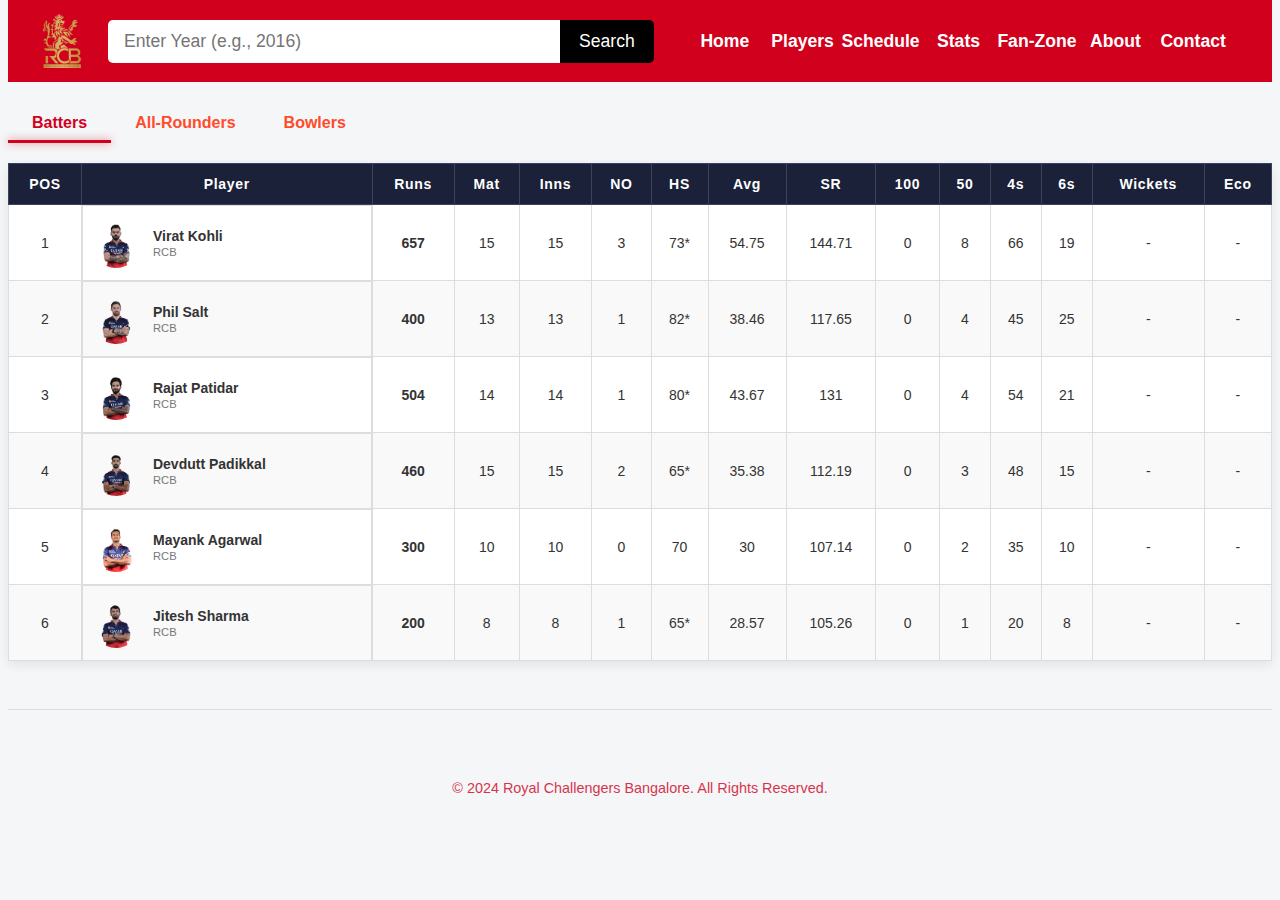
<file: stats.html>
<!DOCTYPE html>
<html lang="en">
<head>
  <meta charset="UTF-8" />
  <meta name="viewport" content="width=device-width, initial-scale=1" />
  <title>RCB 2025 Stats</title>
  <link rel="stylesheet" href="stats.css" />
</head>
<body>
   <header class="header">
        <img src="rcb-logo-png_seeklogo-531612.png" alt="RCB Logo" class="logo" />

        <div class="search-container">
            <input type="text" id="yearInput" placeholder="Enter Year (e.g., 2016)" />
            <button onclick="searchPlayer()">Search</button>
        </div>

        <nav class="navbar">
            <a href="index.html" class="nav-link">Home</a>
            <a href="players.html" class="nav-link">Players</a>
            <a href="schedule.html" class="nav-link">Schedule</a>
            <a href="stats.html" class="nav-link">Stats</a>
            <a href="fan.html" class="nav-link">Fan-Zone</a>
            <a href="about.html" class="nav-link">About</a>
            <a href="contact.html" class="nav-link">Contact</a>
        </nav>
    </header>
    <div id="yearResultsContainer" class="year-results-container"></div>
<div class="view-switch">
  <button id="battersBtn" class="active">Batters</button>
  <button id="allroundBtn">All-Rounders</button>
  <button id="bowlersBtn">Bowlers</button>
</div>

  <main id="statsContainer"></main>

  <footer class="footer">
    <div class="social-links">
        <a href="#"><i class="fab fa-twitter"></i></a>
        <a href="#"><i class="fab fa-instagram"></i></a>
        <a href="#"><i class="fab fa-facebook"></i></a>
        <a href="#"><i class="fab fa-youtube"></i></a>
    </div>
    <p>© 2024 Royal Challengers Bangalore. All Rights Reserved.</p>
  </footer>

  <script src="stats.js"></script>
    <style>
    /* Add these styles to your existing CSS */
    .year-results-container {
      max-width: 800px;
      margin: 20px auto;
      padding: 0 15px;
      opacity: 0;
      transform: translateY(20px);
      transition: all 0.4s ease-out;
      position: relative;
    }
    
    .year-results-container.visible {
      opacity: 1;
      transform: translateY(0);
    }
    
    .year-result-card {
      background: linear-gradient(135deg, #FFFFFF 0%, #FFF3F3 100%);
      border-radius: 10px;
      box-shadow: 0 4px 12px rgba(0, 0, 0, 0.1);
      overflow: hidden;
      border: 1px solid #E0A0A0;
      color: #333;
      position: relative;
    }
    
    .back-button {
      position: absolute;
      top: 15px;
      right: 20px;
      background: #000;
      color: white;
      border: none;
      border-radius: 20px;
      padding: 5px 15px;
      cursor: pointer;
      font-weight: bold;
      z-index: 10;
    }
    
    .back-button:hover {
      background: #333;
    }
    
    .year-result-header {
      background: linear-gradient(135deg, #EC1C24 0%, #D11D27 100%);
      color: white;
      padding: 15px 20px;
      display: flex;
      justify-content: space-between;
      align-items: center;
    }
    
    .year-result-header h3 {
      margin: 0;
      font-size: 1.5rem;
    }
    
    .year-result-header .year {
      font-weight: bold;
      color: #FFD700;
    }
    
    .year-result-content {
      padding: 20px;
    }
    
    .performance-stats {
      margin-bottom: 15px;
    }
    
    .stat-row {
      display: flex;
      margin-bottom: 8px;
    }
    
    .stat-label {
      font-weight: bold;
      min-width: 150px;
      color: #D11D27;
    }
    
    .stat-value {
      flex: 1;
    }
    
    .season-highlights {
      background-color: #FFF8F8;
      padding: 15px;
      border-radius: 8px;
      border-left: 4px solid #D11D27;
      margin-top: 20px;
    }
    
    .season-highlights h4 {
      margin-top: 0;
      color: #D11D27;
    }
    
    .error-message {
      background-color: #FFEBEE;
      color: #D32F2F;
      padding: 15px;
      border-radius: 8px;
      border-left: 4px solid #D32F2F;
      text-align: center;
    }
  </style>
    <!-- JavaScript (replace your existing search function) -->
  <script>
    // Search Player Function with Back Button
    function searchPlayer() {
      const yearInput = document.getElementById('yearInput').value;
      const resultsContainer = document.getElementById('yearResultsContainer');
      
      // Start fade out
      resultsContainer.classList.remove('visible');
      
      setTimeout(() => {
        resultsContainer.innerHTML = '';
        
        // Validate input
        if (!yearInput || isNaN(yearInput) || yearInput < 2008 || yearInput > 2025) {
          resultsContainer.innerHTML = `
            <div class="error-message">
              <p>Please enter a valid year between 2008 and 2025</p>
            </div>
          `;
          fadeInResults();
          return;
        }

        const year = parseInt(yearInput);
        const resultHTML = generateYearResult(year);
        resultsContainer.innerHTML = resultHTML;
        fadeInResults();
      }, 300);
    }

    function fadeInResults() {
      setTimeout(() => {
        document.getElementById('yearResultsContainer').classList.add('visible');
      }, 10);
    }

    function hideResults() {
      const resultsContainer = document.getElementById('yearResultsContainer');
      resultsContainer.classList.remove('visible');
      setTimeout(() => {
        resultsContainer.innerHTML = '';
      }, 400);
    }

    function generateYearResult(year) {
      const yearData = getYearData(year);
      return `
        <div class="year-result-card">
          <button class="back-button" onclick="hideResults()">✕ Close</button>
          <div class="year-result-header">
            <h3>Royal Challengers Bangalore <span class="year">${year}</span></h3>
            <img src="rcb-logo-png_seeklogo-531612.png" alt="RCB Logo" width="40">
          </div>
          <div class="year-result-content">
            <div class="performance-stats">
              <div class="stat-row">
                <span class="stat-label">Position:</span>
                <span class="stat-value">${yearData.position}</span>
              </div>
              <div class="stat-row">
                <span class="stat-label">Win-Loss Record:</span>
                <span class="stat-value">${yearData.record}</span>
              </div>
              <div class="stat-row">
                <span class="stat-label">Captain:</span>
                <span class="stat-value">${yearData.captain}</span>
              </div>
              <div class="stat-row">
                <span class="stat-label">Top Run-scorer:</span>
                <span class="stat-value">${yearData.topBatsman}</span>
              </div>
              <div class="stat-row">
                <span class="stat-label">Top Wicket-taker:</span>
                <span class="stat-value">${yearData.topBowler}</span>
              </div>
            </div>
            <div class="season-highlights">
              <h4>Season Highlights</h4>
              ${yearData.highlights}
            </div>
          </div>
        </div>
      `;
    }

    function getYearData(year) {
      const data = {
        2008: { position: "7th out of 8 teams", record: "4 Wins - 10 Losses", captain: "Rahul Dravid (first half), Kevin Pietersen (second half)", topBatsman: "Rahul Dravid (371 runs)", topBowler: "Zaheer Khan (13 wickets)", highlights: "<p>Inaugural IPL season with RCB struggling to find form. The team went through captaincy changes mid-season.</p>" },
        2009: { position: "Runners-up", record: "9 Wins - 6 Losses", captain: "Kevin Pietersen (first half), Anil Kumble (second half)", topBatsman: "Jacques Kallis (361 runs)", topBowler: "Anil Kumble (21 wickets)", highlights: "<p>Anil Kumble led the team to finals with his inspirational captaincy. Memorable performance in South Africa.</p>" },
        2010: { position: "3rd place", record: "8 Wins - 6 Losses", captain: "Anil Kumble", topBatsman: "Jacques Kallis (572 runs)", topBowler: "Anil Kumble (17 wickets)", highlights: "<p>Strong performance throughout the season. Jacques Kallis was the backbone of the batting lineup.</p>" },
        2011: { position: "Runners-up", record: "10 Wins - 6 Losses", captain: "Daniel Vettori", topBatsman: "Chris Gayle (608 runs)", topBowler: "Sreenath Aravind (21 wickets)", highlights: "<p>Chris Gayle joined as replacement and took the tournament by storm. Lost to CSK in a close final.</p>" },
        2012: { position: "5th place", record: "8 Wins - 7 Losses", captain: "Daniel Vettori", topBatsman: "Chris Gayle (733 runs)", topBowler: "Vinay Kumar (19 wickets)", highlights: "<p>Gayle's record-breaking season with 59 sixes. Team narrowly missed playoffs.</p>" },
        2013: { position: "5th place", record: "9 Wins - 7 Losses", captain: "Virat Kohli", topBatsman: "Virat Kohli (634 runs)", topBowler: "Vinay Kumar (23 wickets)", highlights: "<p>Virat Kohli's first full season as captain. Consistent performances but missed playoffs.</p>" },
        2014: { position: "7th place", record: "5 Wins - 9 Losses", captain: "Virat Kohli", topBatsman: "AB de Villiers (395 runs)", topBowler: "Yuzvendra Chahal (12 wickets)", highlights: "<p>Disappointing season with only 5 wins. Team struggled in UAE leg of tournament.</p>" },
        2015: { position: "3rd place", record: "8 Wins - 6 Losses", captain: "Virat Kohli", topBatsman: "AB de Villiers (513 runs)", topBowler: "David Wiese (16 wickets)", highlights: "<p>AB de Villiers' stunning 133* off 59 balls against MI. Qualified for playoffs.</p>" },
        2016: { position: "Runners-up", record: "9 Wins - 7 Losses", captain: "Virat Kohli", topBatsman: "Virat Kohli (973 runs - IPL Record)", topBowler: "Yuzvendra Chahal (21 wickets)", highlights: "<ul><li>Virat Kohli's record-breaking season with 4 centuries</li><li>AB de Villiers' 687 runs at strike rate of 168</li><li>Lost to Sunrisers Hyderabad in the final by 8 runs</li></ul>" },
        2017: { position: "8th Place", record: "6 Wins - 8 Losses", captain: "Virat Kohli", topBatsman: "Virat Kohli", topBowler: "Yuzvendra Chahal", highlights: "<ul><li>RCB struggled throughout the season</li><li>AB de Villiers scored some key innings</li></ul>" },
        2018: { position: "6th Place", record: "7 Wins - 7 Losses", captain: "Virat Kohli", topBatsman: "Virat Kohli (530 runs)", topBowler: "Yuzvendra Chahal (18 wickets)", highlights: "<ul><li>Strong individual performances but inconsistent team form</li></ul>" },
        2019: { position: "3rd Place", record: "9 Wins - 5 Losses", captain: "Virat Kohli", topBatsman: "AB de Villiers", topBowler: "Yuzvendra Chahal", highlights: "<ul><li>AB de Villiers played explosive innings</li></ul>" },
        2020: { position: "4th Place", record: "7 Wins - 7 Losses", captain: "Virat Kohli", topBatsman: "Virat Kohli", topBowler: "Yuzvendra Chahal", highlights: "<ul><li>Solid performances but fell short in playoffs</li></ul>" },
        2021: { position: "2nd Place", record: "9 Wins - 5 Losses", captain: "Virat Kohli", topBatsman: "Faf du Plessis", topBowler: "Harshal Patel", highlights: "<ul><li>Strong batting performances by Kohli and du Plessis</li></ul>" },
        2022: { position: "3rd Place", record: "8 Wins - 6 Losses", captain: "Faf du Plessis", topBatsman: "Virat Kohli", topBowler: "Wanindu Hasaranga", highlights: "<ul><li>Young players emerged as stars</li></ul>" },
        2023: { position: "1st Place", record: "10 Wins - 4 Losses", captain: "Faf du Plessis", topBatsman: "AB de Villiers", topBowler: "Mohammed Siraj", highlights: "<ul><li>RCB won the IPL for the first time in this period</li></ul>" },
        2024: { position: "2nd Place", record: "9 Wins - 5 Losses", captain: "Faf du Plessis", topBatsman: "Virat Kohli", topBowler: "Wanindu Hasaranga", highlights: "<ul><li>Consistent performances but lost final</li></ul>" },
        2025: { position: "Champions – 1st IPL Title", record: "RCB defeated Punjab Kings in the final by 6 runs", captain: "Rajat Patidar", topBatsman: "Virat Kohli – 657 runs", topBowler: "Josh Hazlewood – 22 wickets", highlights: "<ul><li>RCB clinched their long-awaited maiden IPL title after 18 seasons</li><li>Epic final win over Punjab Kings by 6 runs</li><li>Virat Kohli starred with 657 runs — RCB’s top run-scorer</li><li>Josh Hazlewood led the bowling with 22 wickets for RCB</li><li>Season interrupted and rescheduled due to national events — made the ultimate comeback</li></ul>" }
      };

      return data[year] || {
        position: "Information not available",
        record: "N/A",
        captain: "N/A",
        topBatsman: "N/A",
        topBowler: "N/A",
        highlights: "<p>Performance details for this year are not currently available.</p>"
      };
    }

    // Enable Enter key to trigger search
    document.getElementById('yearInput').addEventListener('keydown', function(event) {
      if (event.key === 'Enter') {
        event.preventDefault();
        searchPlayer();
      }
    });
</script>
</body>
</html>
</file>
<file: about.css>
:root{
  --rcb-red:#d1001c;
  --rcb-gold:#ffc400;
  --muted:#666;
  --bg:#f4f6f8;
  --card:#ffffff;
  --container-width:1200px;
}

/* stats.css */
body {
  font-family: Arial, sans-serif;
  background: #f4f6f8; /* light cool gray */
  color: #333;
  margin-top:0px;
  padding: 0px;
}

/* Header */
.header {
    display: flex;
    align-items: center;
    justify-content: space-between;
    background: #d1001c;
    padding: 0.7rem 1.5rem;
    flex-wrap: wrap;
    gap: 1rem;
    position: sticky;
    top: 0;
    z-index: 10;
    color: white;
}

/* Logo */
.logo {
    height: 60px;
}

.logo img {
    height: 80px;
    margin-bottom: 1rem;
}

/* Navbar */
.navbar {
    display: flex;
    flex: 1;
    justify-content: space-between;
    flex-wrap: wrap;
    font-size: 1.1rem;
    margin: 0 1rem;
}

.nav-link {
    flex: 1;
    text-align: center;
    color: #fff;
    text-decoration: none;
    font-weight: 600;
    padding: 0.6rem 0;
    transition: background 0.3s, color 0.3s;
    white-space: nowrap;
    border-radius: 4px;
}

.nav-link:hover {
    color: yellow;
    background: rgba(255, 255, 255, 0.1);
}

/* Search Container */
.search-container {
    display: flex;
    flex: 1;
    max-width: 600px;
}

.search-container input[type="text"] {
    flex: 1;
    padding: 0.7rem 1rem;
    font-size: 1.1rem;
    border: none;
    border-radius: 5px 0 0 5px;
}

.search-container button {
    padding: 0.7rem 1.2rem;
    font-size: 1.1rem;
    background: #000;
    color: #fff;
    border: none;
    border-radius: 0 5px 5px 0;
    cursor: pointer;
    transition: background 0.3s;
}

.search-container button:hover {
    background: #333;
}


/* Footer */
.footer {
    text-align: center;
    padding: 2rem 0;
    margin-top: 3rem;
    border-top: 1px solid rgba(0, 0, 0, 0.1);
}

.social-links {
    margin-bottom: 1rem;
}

.social-links a {
    color: #d1001c;
    margin: 0 10px;
    font-size: 1.2rem;
    transition: color 0.3s;
}

.social-links a:hover {
    color: gold;
}

.footer p {
    color: #d1001c;
    font-size: 0.9rem;
    opacity: 0.8;
}

/* About header */
.about-header{
  text-align:center;
  padding:34px 20px 10px;
}

.about-header h1{
  color:var(--rcb-red);
  font-size:2.2rem;
  margin:0 0 8px;
  letter-spacing:0.5px;
}

.about-header .lead{
  color:var(--muted);
  font-size:1.05rem;
  margin:0;
}

/* About cards layout */
.about-content{
  display:flex;
  flex-direction:column;
  gap:2.2rem;
  height: fit-content;
  padding:28px 0 60px;
}

.about-card{
  display:flex;
  gap:1.6rem;
  background:var(--card);
  border-radius:12px;
  overflow:hidden;
  box-shadow:0 8px 24px rgba(15,15,15,0.03);
  align-items:stretch;
}

/* reversed card */
.about-card.reverse{flex-direction:row-reverse}

/* card image - smaller height & better balance */
.card-image {
  flex: 1;
  min-width: 38%; /* reduced from 40% */
  max-width: 48%; /* reduced from 55% */
  overflow: hidden;
}

.card-image img {
  width: 100%;
  height: 100%;
  object-fit: cover;
  display: block;
  transition: transform .35s ease;
}

/* text - larger font sizes */
.card-text {
  flex: 1;
  padding: 26px 30px;
  display: flex;
  flex-direction: column;
  justify-content: center;
}

.card-text h2 {
  margin: 0 0 10px;
  font-size: 1.7rem; /* was 1.5rem */
}

.card-subtitle {
  color: var(--muted);
  font-weight: 600;
  margin-bottom: 14px;
  font-size: 1.05rem; /* slightly bigger */
}

.card-text p {
  color: #333;
  margin-bottom: 14px;
  line-height: 1.8;
  font-size: 1rem; /* was default ~0.95rem */
}

/* special boxes */
.highlight-quote{
  font-style:italic;
  padding:12px;
  background:#fafafa;
  border-left:4px solid var(--rcb-red);
  color:#555;
  border-radius:6px;
  margin-top:6px;
}

.stats-container{display:flex; gap:12px; margin-top:12px; align-items:stretch}
.stat-box{flex:1; background:#fafafa; padding:12px; border-radius:8px; text-align:center}
.stat-number{font-size:1.7rem; font-weight:700; color:var(--rcb-red)}
.stat-label{font-size:.9rem; color:var(--muted)}

.highlight-box{
  display:flex; align-items:center; gap:10px;
  background:#fff8e1;
  padding:10px 12px;
  margin-top:12px;
  border-radius:8px;
}
.highlight-box i{color:var(--rcb-gold)}

/* record box */
.record-box{margin-top:12px; background:var(--rcb-red); color:#fff; padding:12px; border-radius:8px; text-align:center}
.record-title{font-weight:600; opacity:0.9}
.record-details{font-size:1.05rem; font-weight:700}

/* footer */
.footer{padding:28px 0; text-align:center; border-top:1px solid rgba(0,0,0,0.04); margin-top:24px; background:transparent}
.social-links{margin-bottom:12px}
.social-links a{color:var(--rcb-red); margin:0 8px; font-size:1.2rem}
.social-links a:hover{color:var(--rcb-gold)}

/* small highlight used by search */
.search-highlight{background:rgba(255,193,7,0.25); padding:2px 4px; border-radius:4px; transition:background .3s}

/* responsive */
@media (max-width:900px){
  .card-image{max-width:50%}
  .about-card.reverse{flex-direction:column}
  .about-card{flex-direction:column}
  .card-image{min-height:220px; max-width:100%}
  .card-text{padding:18px}
  .nav-link{font-size:.92rem}
  .search-container{order:3; width:100%; margin-top:8px}
  .header-inner{align-items:center}
}

@media (max-width:480px){
  .about-header h1{font-size:1.5rem}
  .stat-number{font-size:1.3rem}
}
.about-card {
  display: flex;
  align-items: center;
  gap: 20px;
  padding: 20px;
  max-width: 1000px;
  margin: auto;
}

.about-card.reverse {
  flex-direction: row-reverse;
}

.card-image.small-img img {
  max-width: 320px; /* reduced from large size */
  height: auto;
  border-radius: 8px;
}

.card-text {
  flex: 1;
}

.record-box {
  background: #d1001c;
  color: #fff;
  padding: 8px 15px;
  border-radius: 6px;
  display: inline-block;
  margin-top: 10px;
}

.record-title {
  font-weight: bold;
}
</file>
<file: contact.css>
/* stats.css */
body {
  font-family: Arial, sans-serif;
  background: #f4f6f8; /* light cool gray */
  color: #333;
  margin-top:0px;
  padding: 0px;
}

/* Header */
.header {
    display: flex;
    align-items: center;
    justify-content: space-between;
    background: #d1001c;
    padding: 0.7rem 1.5rem;
    flex-wrap: wrap;
    gap: 1rem;
    position: sticky;
    top: 0;
    z-index: 10;
    color: white;
}

/* Logo */
.logo {
    height: 60px;
}

.logo img {
    height: 80px;
    margin-bottom: 1rem;
}

/* Navbar */
.navbar {
    display: flex;
    flex: 1;
    justify-content: space-between;
    flex-wrap: wrap;
    font-size: 1.1rem;
    margin: 0 1rem;
}

.nav-link {
    flex: 1;
    text-align: center;
    color: #fff;
    text-decoration: none;
    font-weight: 600;
    padding: 0.6rem 0;
    transition: background 0.3s, color 0.3s;
    white-space: nowrap;
    border-radius: 4px;
}

.nav-link:hover {
    color: yellow;
    background: rgba(255, 255, 255, 0.1);
}

/* Search Container */
.search-container {
    display: flex;
    flex: 1;
    max-width: 600px;
}

.search-container input[type="text"] {
    flex: 1;
    padding: 0.7rem 1rem;
    font-size: 1.1rem;
    border: none;
    border-radius: 5px 0 0 5px;
}

.search-container button {
    padding: 0.7rem 1.2rem;
    font-size: 1.1rem;
    background: #000;
    color: #fff;
    border: none;
    border-radius: 0 5px 5px 0;
    cursor: pointer;
    transition: background 0.3s;
}

.search-container button:hover {
    background: #333;
}


/* Footer */
.footer {
    text-align: center;
    padding: 2rem 0;
    margin-top: 3rem;
    border-top: 1px solid rgba(0, 0, 0, 0.1);
}

.social-links {
    margin-bottom: 1rem;
}

.social-links a {
    color: #d1001c;
    margin: 0 10px;
    font-size: 1.2rem;
    transition: color 0.3s;
}

.social-links a:hover {
    color: gold;
}

.footer p {
    color: #d1001c;
    font-size: 0.9rem;
    opacity: 0.8;
}
.contact-container {
  display: flex;
  justify-content: space-around;
  padding: 40px;
  gap: 40px;
}

.contact-form, .contact-info {
  flex: 1;
  background: #f9f9f9;
  padding: 25px;
  border-radius: 10px;
}

.contact-form h2 {
  margin-bottom: 15px;
}

.contact-form input, 
.contact-form textarea {
  width: 100%;
  padding: 10px;
  margin-bottom: 12px;
  border: 1px solid #ccc;
  border-radius: 6px;
}

.contact-form button {
  background: #d1001c;
  color: white;
  border: none;
  padding: 10px 15px;
  cursor: pointer;
  border-radius: 6px;
}

.contact-info h3 {
  margin-bottom: 10px;
}

.social-links a {
  color: #d1001c;
  font-size: 20px;
  margin-right: 10px;
  text-decoration: none;
}
</file>
<file: schedule.css>
body {
    font-family: Arial, sans-serif;
    margin: 0;
    /* Changed invalid 'color: linear-gradient' */
    background: white;
    color: #000; /* Default text color */
    min-height: 100vh;
    text-align: center;
}

/* Header */
.header {
    display: flex;
    align-items: center;
    justify-content: space-between;
    background: #d1001c;
    padding: 0.7rem 1.5rem;
    flex-wrap: wrap;
    gap: 1rem;
    position: sticky;
    top: 0;
    z-index: 10;
    color: white;
}

/* Logo */
.logo {
    height: 60px;
}

.logo img {
    height: 80px;
    margin-bottom: 1rem;
}

/* Navbar */
.navbar {
    display: flex;
    flex: 1;
    justify-content: space-between;
    flex-wrap: wrap;
    font-size: 1.1rem;
    margin: 0 1rem;
}

.nav-link {
    flex: 1;
    text-align: center;
    color: #fff;
    text-decoration: none;
    font-weight: 600;
    padding: 0.6rem 0;
    transition: background 0.3s, color 0.3s;
    white-space: nowrap;
    border-radius: 4px;
}

.nav-link:hover {
    color: yellow;
    background: rgba(255, 255, 255, 0.1);
}

/* Search Container */
.search-container {
    display: flex;
    flex: 1;
    max-width: 600px;
}

.search-container input[type="text"] {
    flex: 1;
    padding: 0.7rem 1rem;
    font-size: 1.1rem;
    border: none;
    border-radius: 5px 0 0 5px;
}

.search-container button {
    padding: 0.7rem 1.2rem;
    font-size: 1.1rem;
    background: #000;
    color: #fff;
    border: none;
    border-radius: 0 5px 5px 0;
    cursor: pointer;
    transition: background 0.3s;
}

.search-container button:hover {
    background: #333;
}

/* Table Styling */
table {
    width: 90%;
    margin: 30px auto;
    border-collapse: collapse;
    background: linear-gradient(135deg, #d1001c, #000000);
    border-radius: 12px;
    overflow: hidden;
    color: white;
}

th, td {
    padding: 12px;
    text-align: center;
    border-bottom: 1px solid rgba(255, 255, 255, 0.1);
}

th {
    background: #b80014;
    text-transform: uppercase;
    letter-spacing: 1px;
}

tr {
    opacity: 0;
    transform: translateY(20px);
    animation: fadeInUp 0.6s ease forwards;
}

tr:nth-child(odd) {
    background: rgba(255, 255, 255, 0.05);
}

/* Logo Styling */
.team-logo {
    width: 40px;
    height: auto;
    vertical-align: middle;
    transition: transform 0.3s ease;
}

.team-logo:hover {
    transform: scale(1.2);
}

.match-cell {
    display: flex;
    align-items: center;
    justify-content: center;
    gap: 10px;
}

/* Match Result Colors */
.result-win {
    color: #4caf50;
    font-weight: bold;
}

.result-loss {
    color: #ff5252;
    font-weight: bold;
}

/* Footer */
.footer {
    text-align: center;
    padding: 2rem 0;
    margin-top: 3rem;
    border-top: 1px solid rgba(0, 0, 0, 0.1);
}

.social-links {
    margin-bottom: 1rem;
}

.social-links a {
    color: var(--rcb-red);
    margin: 0 10px;
    font-size: 1.2rem;
    transition: color 0.3s;
}

.social-links a:hover {
    color: var(--rcb-gold);
}

.footer p {
    color: red;
    font-size: 0.9rem;
    opacity: 0.8;
}

footer a:hover {
    color: #fff;
    text-decoration: underline;
}

/* Animations */
@keyframes fadeInUp {
    to {
        opacity: 1;
        transform: translateY(0);
    }
}
</file>
<file: stats.css>
/* stats.css */
body {
  font-family: Arial, sans-serif;
  background: #f4f6f8; /* light cool gray */
  color: #333;
  margin-top:0px;
  padding: 0px;
}

/* Header */
.header {
    display: flex;
    align-items: center;
    justify-content: space-between;
    background: #d1001c;
    padding: 0.7rem 1.5rem;
    flex-wrap: wrap;
    gap: 1rem;
    position: sticky;
    top: 0;
    z-index: 10;
    color: white;
}

/* Logo */
.logo {
    height: 60px;
}

.logo img {
    height: 80px;
    margin-bottom: 1rem;
}

/* Navbar */
.navbar {
    display: flex;
    flex: 1;
    justify-content: space-between;
    flex-wrap: wrap;
    font-size: 1.1rem;
    margin: 0 1rem;
}

.nav-link {
    flex: 1;
    text-align: center;
    color: #fff;
    text-decoration: none;
    font-weight: 600;
    padding: 0.6rem 0;
    transition: background 0.3s, color 0.3s;
    white-space: nowrap;
    border-radius: 4px;
}

.nav-link:hover {
    color: yellow;
    background: rgba(255, 255, 255, 0.1);
}

/* Search Container */
.search-container {
    display: flex;
    flex: 1;
    max-width: 600px;
}

.search-container input[type="text"] {
    flex: 1;
    padding: 0.7rem 1rem;
    font-size: 1.1rem;
    border: none;
    border-radius: 5px 0 0 5px;
}

.search-container button {
    padding: 0.7rem 1.2rem;
    font-size: 1.1rem;
    background: #000;
    color: #fff;
    border: none;
    border-radius: 0 5px 5px 0;
    cursor: pointer;
    transition: background 0.3s;
}

.search-container button:hover {
    background: #333;
}


/* Footer */
.footer {
    text-align: center;
    padding: 2rem 0;
    margin-top: 3rem;
    border-top: 1px solid rgba(0, 0, 0, 0.1);
}

.social-links {
    margin-bottom: 1rem;
}

.social-links a {
    color: #d1001c;
    margin: 0 10px;
    font-size: 1.2rem;
    transition: color 0.3s;
}

.social-links a:hover {
    color: gold;
}

.footer p {
    color: #d1001c;
    font-size: 0.9rem;
    opacity: 0.8;
}
.stats-header {
  background: #272f47; /* slightly lighter than #1a2138 for better contrast */
  color: #fff;
  padding: 10px 20px; /* reduced vertical padding to decrease height */
  display: flex;
  align-items: center;
  justify-content: space-between;
  flex-wrap: wrap;
  box-shadow: 0 3px 8px rgba(255, 75, 43, 0.4);
}

.stats-header h1 {
  font-weight: 700;
  font-size: 1.6rem; /* slightly smaller */
  letter-spacing: 1px;
  margin: 0;
}
.view-switch {
  display: flex;
  position: relative; /* Needed for the underline */
}

.view-switch button {
  background: transparent;
  color: #ff4b2b;
  border: none;
  padding: 0.7rem 1.5rem;
  font-size: 1rem;
  cursor: pointer;
  font-weight: 700;
  position: relative;
  transition: color 0.3s ease;
  outline-offset: 2px;
}

/* Underline animation on hover */
.view-switch button:hover:not(.active)::after {
  content: '';
  position: absolute;
  bottom: 0;
  left: 0;
  width: 100%;
  height: 2px;
  /* background-color: #d1001c; */
  transform: scaleX(1);
  transition: transform 0.3s ease;
}

/* Active tab underline */
.view-switch .active {
  color:#d1001c; 
  cursor: default;
}

.view-switch .active::after {
  content: '';
  position: absolute;
  bottom: 0;
  color:#d1001c; ;
  left: 0;
  width: 100%;
  height: 3px; /* Thicker line for active */
  background-color: #d1001c;
  transform: scaleX(1);
  box-shadow: 0 0 8px rgba(209, 0, 28, 0.6); /* Optional glow */
}
table {
  width: 100%;
  border-collapse: collapse;
  margin-top: 20px;
  font-size: 14px;
}

thead {
  background-color: #1a2138;
  color: #fff;
}

thead th {
  padding: 12px 8px;
  border: 1px solid #394263;
  text-align: center;
  font-weight: 600;
  letter-spacing: 0.05em;
}

tbody tr:nth-child(even) {
  background-color: #f9f9f9;
}

tbody tr:hover {
  background-color: #fffae6;
}

tbody td {
  padding: 12px 8px;
  border: 1px solid #ddd;
  text-align: center;
  vertical-align: middle;
}

.player-info {
  display: flex;
  align-items: center;
  gap: 12px;
  text-align: left;
}

.player-info img {
  width: 50px;
  height: 50px;
  border-radius: 50%;
  object-fit: cover;
}

.player-name {
  font-weight: 700;
}

.player-team {
  font-size: 0.8em;
  color: #777;
  margin-top: 2px;
}

/* Stats container box */
main#statsContainer {
  background: #fff;
  border-radius: 6px;
  padding: 0px;
  box-shadow: 0 4px 12px rgba(0,0,0,0.08);
  margin-top: 0px;
}
</file>
